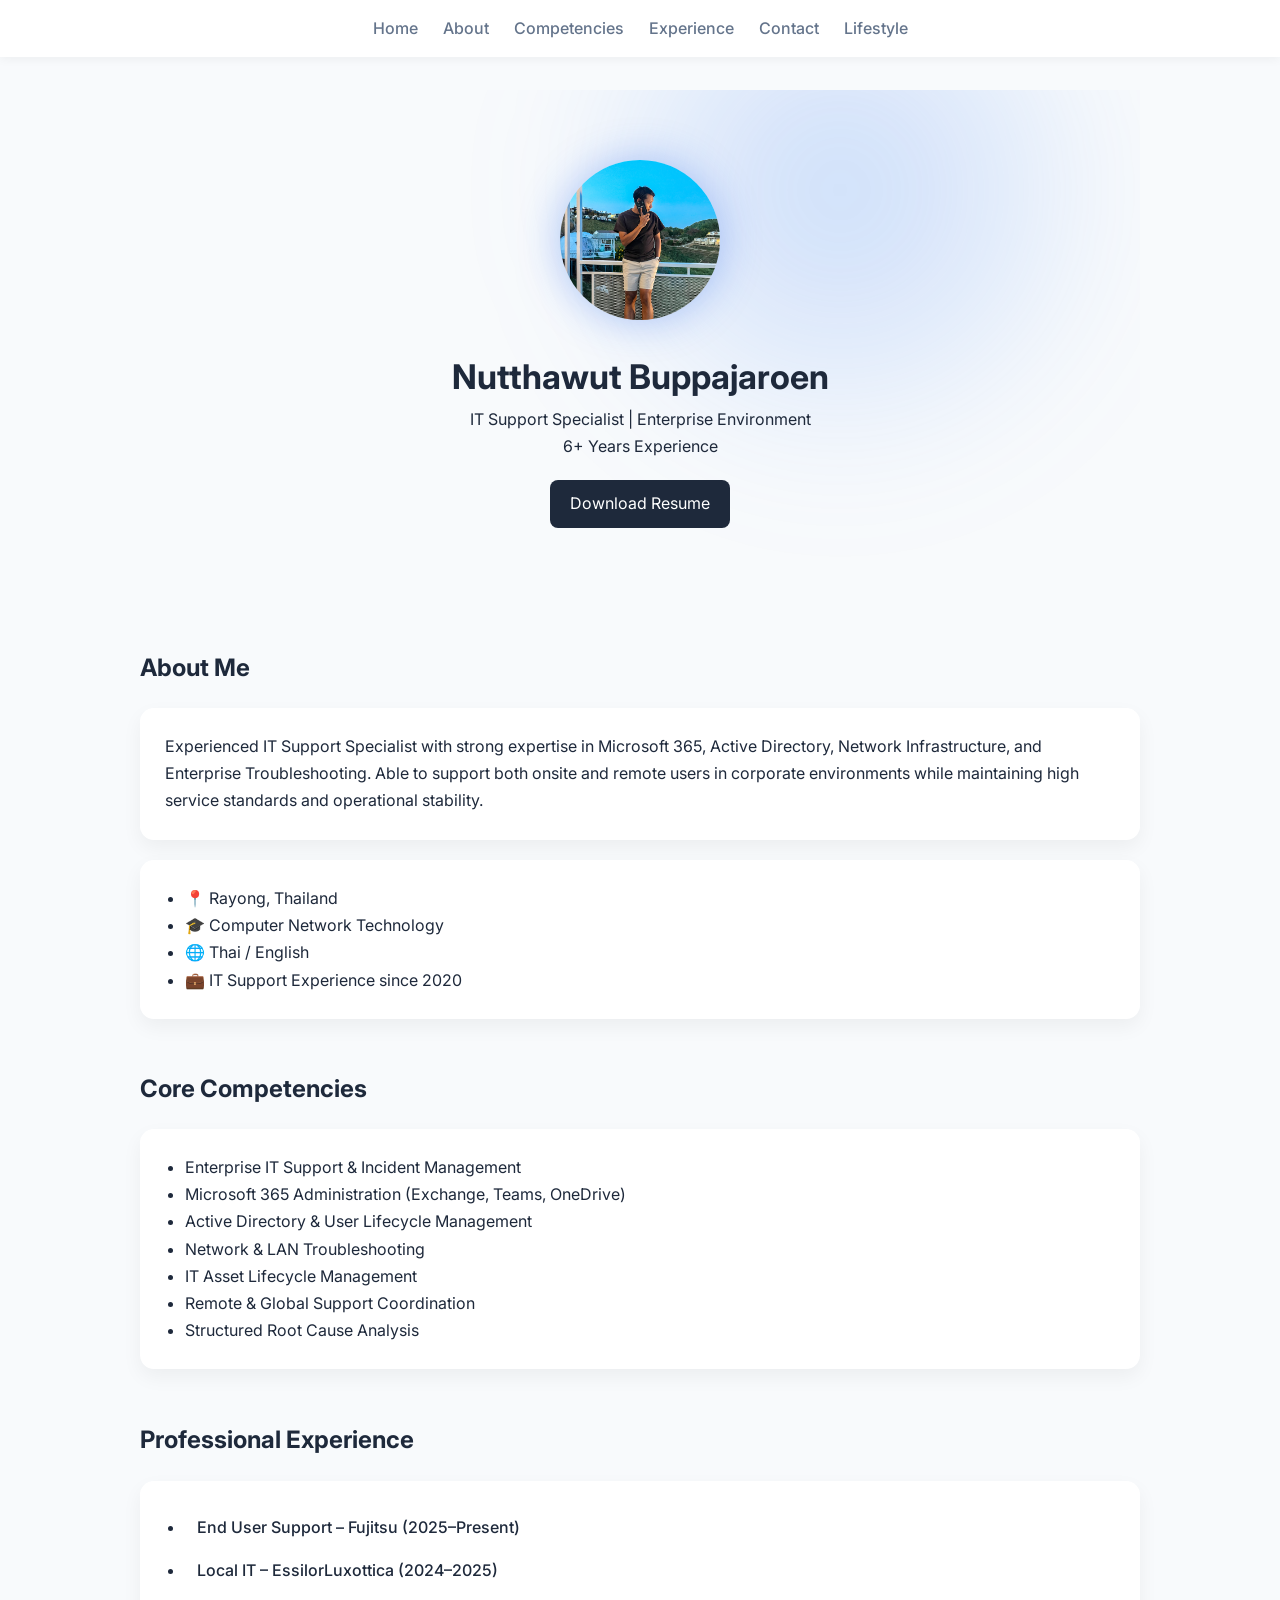
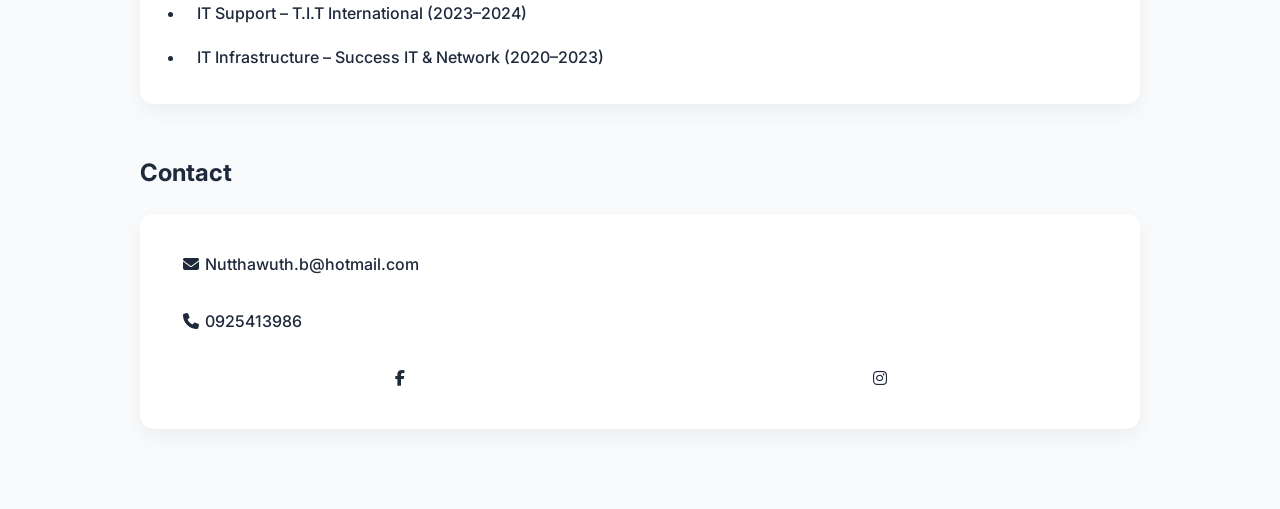
<file: index.html>
<!DOCTYPE html>
<html lang="en">
<head>
<link rel="stylesheet" href="https://cdnjs.cloudflare.com/ajax/libs/font-awesome/6.5.0/css/all.min.css">
<meta charset="UTF-8">
<meta name="viewport" content="width=device-width, initial-scale=1.0">
<title>Nutthawut Buppajaroen | IT Support Specialist</title>

<link href="https://fonts.googleapis.com/css2?family=Inter:wght@300;400;600;700&display=swap" rel="stylesheet">
<link rel="stylesheet" href="style.css">
</head>

<body>

<nav>
<a href="#home" class="nav-link">Home</a>
<a href="#about" class="nav-link">About</a>
<a href="#competencies" class="nav-link">Competencies</a>
<a href="#experience" class="nav-link">Experience</a>
<a href="#contact" class="nav-link">Contact</a>
<a href="lifestyle.html" class="nav-link">Lifestyle</a>
</nav>

<div class="wrapper">

<section id="home" class="hero">
<img src="Profile.JPEG" class="profile-img">
<h1>Nutthawut Buppajaroen</h1>
<p>IT Support Specialist | Enterprise Environment</p>
<div class="counter"><span id="exp-year">0</span>+ Years Experience</div>
<a href="#" class="btn">Download Resume</a>
</section>

<!-- ABOUT + QUICK INFO -->
<section id="about" class="section">
<h2>About Me</h2>

<div class="grid-2">

    <div class="card reveal">
        <p>
        Experienced IT Support Specialist with strong expertise in Microsoft 365,
        Active Directory, Network Infrastructure, and Enterprise Troubleshooting.
        Able to support both onsite and remote users in corporate environments
        while maintaining high service standards and operational stability.
        </p>
    </div>

    <div class="card reveal">
        <ul>
            <li>📍 Rayong, Thailand</li>
            <li>🎓 Computer Network Technology</li>
            <li>🌐 Thai / English</li>
            <li>💼 IT Support Experience since 2020</li>
        </ul>
    </div>

</div>
</section>

<section id="competencies" class="section">
<h2>Core Competencies</h2>
<div class="card">
<ul>
<li>Enterprise IT Support & Incident Management</li>
<li>Microsoft 365 Administration (Exchange, Teams, OneDrive)</li>
<li>Active Directory & User Lifecycle Management</li>
<li>Network & LAN Troubleshooting</li>
<li>IT Asset Lifecycle Management</li>
<li>Remote & Global Support Coordination</li>
<li>Structured Root Cause Analysis</li>
</ul>
</div>
</section>

<section id="experience" class="section">
<h2>Professional Experience</h2>
<div class="card">
<ul>
<li class="job-item">
  <a href="Fujitsu.html">End User Support – Fujitsu (2025–Present)</a>
</li>
<li class="job-item">
  <a href="essilor.html" class="job-link">Local IT – EssilorLuxottica (2024–2025)</a>
</li>
<li class="job-item">
  <a href="tit.html" class="job-link">IT Support – T.I.T International (2023–2024)</a>
</li>
<li class="job-item">
  <a href="success-it.html" class="job-link">IT Infrastructure – Success IT & Network (2020–2023)</a>
</li>
</ul>
</div>
</section>

<section id="contact" class="section">
<h2>Contact</h2>

<div class="card contact-card">

<a href="mailto:Nutthawuth.b@hotmail.com" class="contact-item">
    <i class="fas fa-envelope"></i> Nutthawuth.b@hotmail.com
</a>

<a href="tel:0925413986" class="contact-item">
    <i class="fas fa-phone"></i> 0925413986
</a>

<div class="social-row">
    <a href="https://www.facebook.com/Alternative.Allied" target="_blank" class="contact-item small">
        <i class="fab fa-facebook-f"></i>
    </a>

    <a href="https://www.instagram.com/xx.a0f.xx/" target="_blank" class="contact-item small">
        <i class="fab fa-instagram"></i>
    </a>
</div>

</div>
</section>

</div>

<script src="script.js"></script>
</body>
</html>
</file>
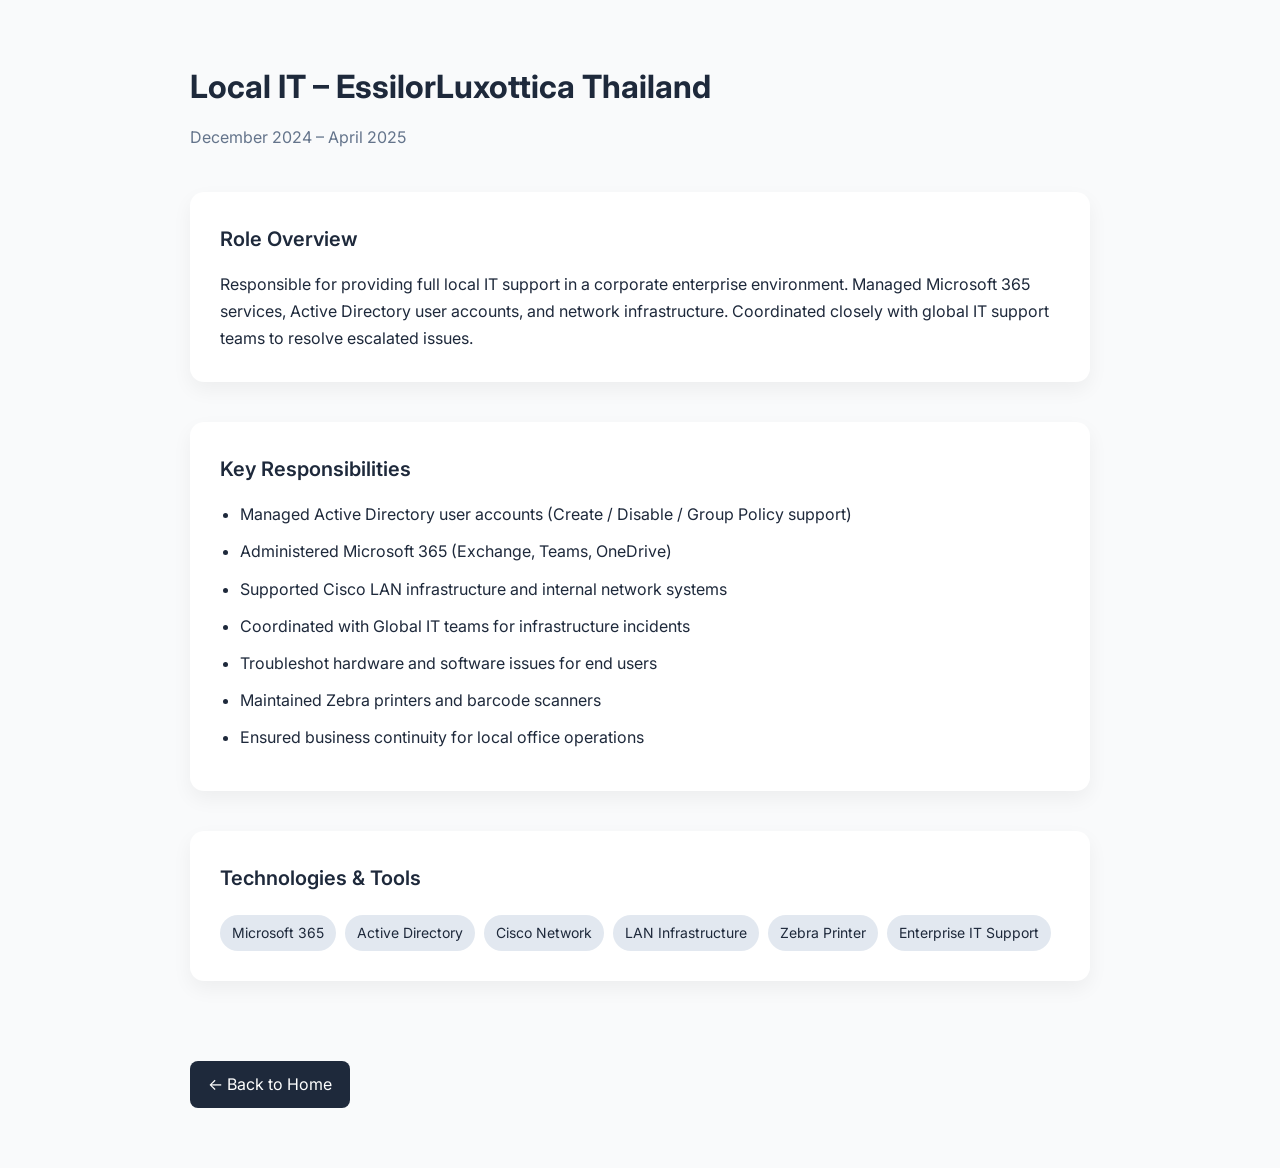
<file: essilor.html>
<!DOCTYPE html>
<html lang="en">
<head>
<meta charset="UTF-8">
<meta name="viewport" content="width=device-width, initial-scale=1.0">
<title>EssilorLuxottica Experience | Nutthawut Buppajaroen</title>

<link href="https://fonts.googleapis.com/css2?family=Inter:wght@300;400;600;700&display=swap" rel="stylesheet">

<style>
*{
    margin:0;
    padding:0;
    box-sizing:border-box;
}

body{
    font-family:'Inter',sans-serif;
    background:#f9fafb;
    color:#1e293b;
    line-height:1.7;
    padding:60px 20px;
}

.container{
    max-width:900px;
    margin:auto;
}

h1{
    font-size:32px;
    font-weight:700;
    margin-bottom:10px;
}

.subtitle{
    color:#64748b;
    margin-bottom:40px;
}

.section{
    margin-bottom:40px;
}

.section h2{
    font-size:20px;
    margin-bottom:15px;
    font-weight:600;
}

.card{
    background:white;
    padding:30px;
    border-radius:14px;
    box-shadow:0 8px 20px rgba(0,0,0,0.05);
}

ul{
    padding-left:20px;
}

li{
    margin-bottom:10px;
}

.tag{
    display:inline-block;
    background:#e2e8f0;
    padding:6px 12px;
    border-radius:20px;
    font-size:14px;
    margin:5px 5px 0 0;
}

.back-btn{
    display:inline-block;
    margin-top:40px;
    padding:10px 18px;
    background:#1e293b;
    color:white;
    text-decoration:none;
    border-radius:8px;
}

.back-btn:hover{
    background:#0f172a;
}

@media(max-width:768px){
    h1{
        font-size:24px;
    }
}
</style>
</head>

<body>

<div class="container">

<h1>Local IT – EssilorLuxottica Thailand</h1>
<p class="subtitle">December 2024 – April 2025</p>

<div class="section">
<div class="card">
<h2>Role Overview</h2>
<p>
Responsible for providing full local IT support in a corporate enterprise environment.
Managed Microsoft 365 services, Active Directory user accounts, and network infrastructure.
Coordinated closely with global IT support teams to resolve escalated issues.
</p>
</div>
</div>

<div class="section">
<div class="card">
<h2>Key Responsibilities</h2>
<ul>
<li>Managed Active Directory user accounts (Create / Disable / Group Policy support)</li>
<li>Administered Microsoft 365 (Exchange, Teams, OneDrive)</li>
<li>Supported Cisco LAN infrastructure and internal network systems</li>
<li>Coordinated with Global IT teams for infrastructure incidents</li>
<li>Troubleshot hardware and software issues for end users</li>
<li>Maintained Zebra printers and barcode scanners</li>
<li>Ensured business continuity for local office operations</li>
</ul>
</div>
</div>

<div class="section">
<div class="card">
<h2>Technologies & Tools</h2>
<span class="tag">Microsoft 365</span>
<span class="tag">Active Directory</span>
<span class="tag">Cisco Network</span>
<span class="tag">LAN Infrastructure</span>
<span class="tag">Zebra Printer</span>
<span class="tag">Enterprise IT Support</span>
</div>
</div>

<a href="index.html" class="back-btn">← Back to Home</a>

</div>

</body>
</html>
</file>
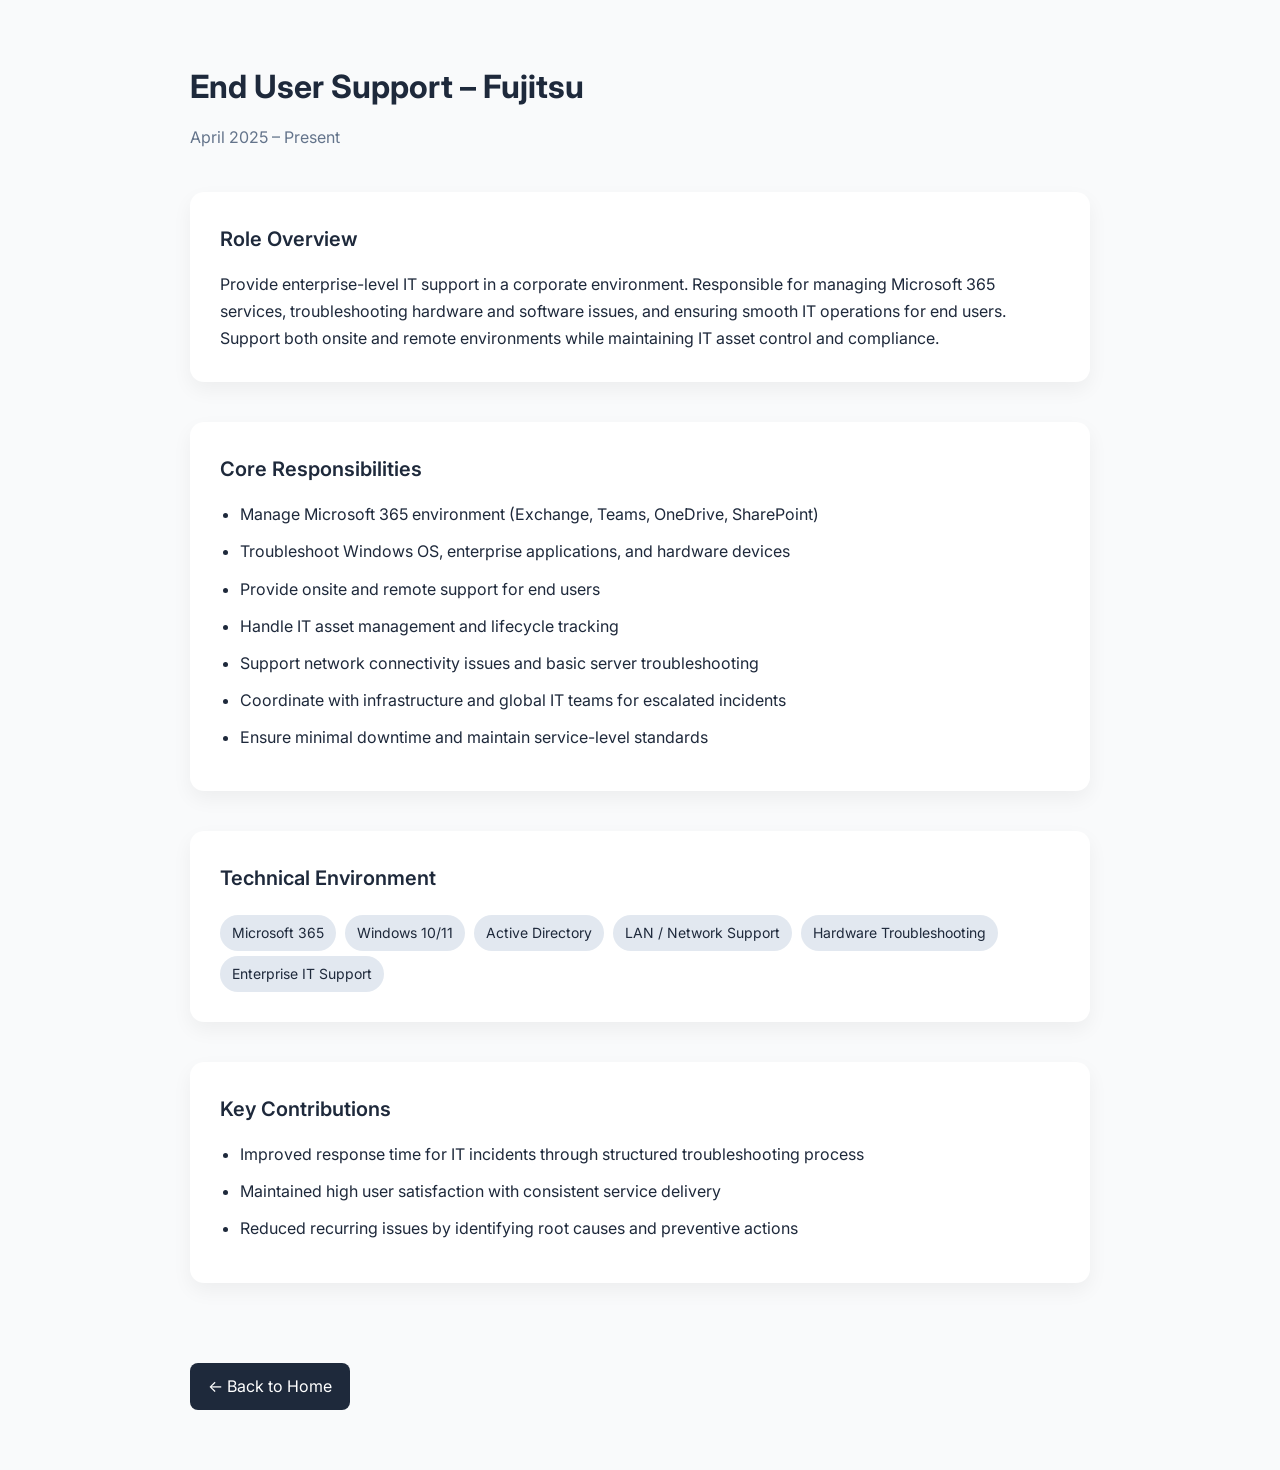
<file: Fujitsu.html>
<!DOCTYPE html>
<html lang="en">
<head>
<meta charset="UTF-8">
<meta name="viewport" content="width=device-width, initial-scale=1.0">
<title>Fujitsu Experience | Nutthawut Buppajaroen</title>

<link href="https://fonts.googleapis.com/css2?family=Inter:wght@300;400;600;700&display=swap" rel="stylesheet">

<style>
*{
    margin:0;
    padding:0;
    box-sizing:border-box;
}

body{
    font-family:'Inter',sans-serif;
    background:#f9fafb;
    color:#1e293b;
    line-height:1.7;
    padding:60px 20px;
}

.container{
    max-width:900px;
    margin:auto;
}

h1{
    font-size:32px;
    font-weight:700;
    margin-bottom:10px;
}

.subtitle{
    color:#64748b;
    margin-bottom:40px;
}

.section{
    margin-bottom:40px;
}

.section h2{
    font-size:20px;
    margin-bottom:15px;
    font-weight:600;
}

.card{
    background:white;
    padding:30px;
    border-radius:14px;
    box-shadow:0 8px 20px rgba(0,0,0,0.05);
}

ul{
    padding-left:20px;
}

li{
    margin-bottom:10px;
}

.tag{
    display:inline-block;
    background:#e2e8f0;
    padding:6px 12px;
    border-radius:20px;
    font-size:14px;
    margin:5px 5px 0 0;
}

.back-btn{
    display:inline-block;
    margin-top:40px;
    padding:10px 18px;
    background:#1e293b;
    color:white;
    text-decoration:none;
    border-radius:8px;
}

.back-btn:hover{
    background:#0f172a;
}

@media(max-width:768px){
    h1{
        font-size:24px;
    }
}
</style>
</head>

<body>

<div class="container">

<h1>End User Support – Fujitsu</h1>
<p class="subtitle">April 2025 – Present</p>

<div class="section">
<div class="card">
<h2>Role Overview</h2>
<p>
Provide enterprise-level IT support in a corporate environment.
Responsible for managing Microsoft 365 services, troubleshooting hardware and software issues,
and ensuring smooth IT operations for end users.
Support both onsite and remote environments while maintaining IT asset control and compliance.
</p>
</div>
</div>

<div class="section">
<div class="card">
<h2>Core Responsibilities</h2>
<ul>
<li>Manage Microsoft 365 environment (Exchange, Teams, OneDrive, SharePoint)</li>
<li>Troubleshoot Windows OS, enterprise applications, and hardware devices</li>
<li>Provide onsite and remote support for end users</li>
<li>Handle IT asset management and lifecycle tracking</li>
<li>Support network connectivity issues and basic server troubleshooting</li>
<li>Coordinate with infrastructure and global IT teams for escalated incidents</li>
<li>Ensure minimal downtime and maintain service-level standards</li>
</ul>
</div>
</div>

<div class="section">
<div class="card">
<h2>Technical Environment</h2>
<span class="tag">Microsoft 365</span>
<span class="tag">Windows 10/11</span>
<span class="tag">Active Directory</span>
<span class="tag">LAN / Network Support</span>
<span class="tag">Hardware Troubleshooting</span>
<span class="tag">Enterprise IT Support</span>
</div>
</div>

<div class="section">
<div class="card">
<h2>Key Contributions</h2>
<ul>
<li>Improved response time for IT incidents through structured troubleshooting process</li>
<li>Maintained high user satisfaction with consistent service delivery</li>
<li>Reduced recurring issues by identifying root causes and preventive actions</li>
</ul>
</div>
</div>

<a href="index.html" class="back-btn">← Back to Home</a>

</div>

</body>
</html>
</file>
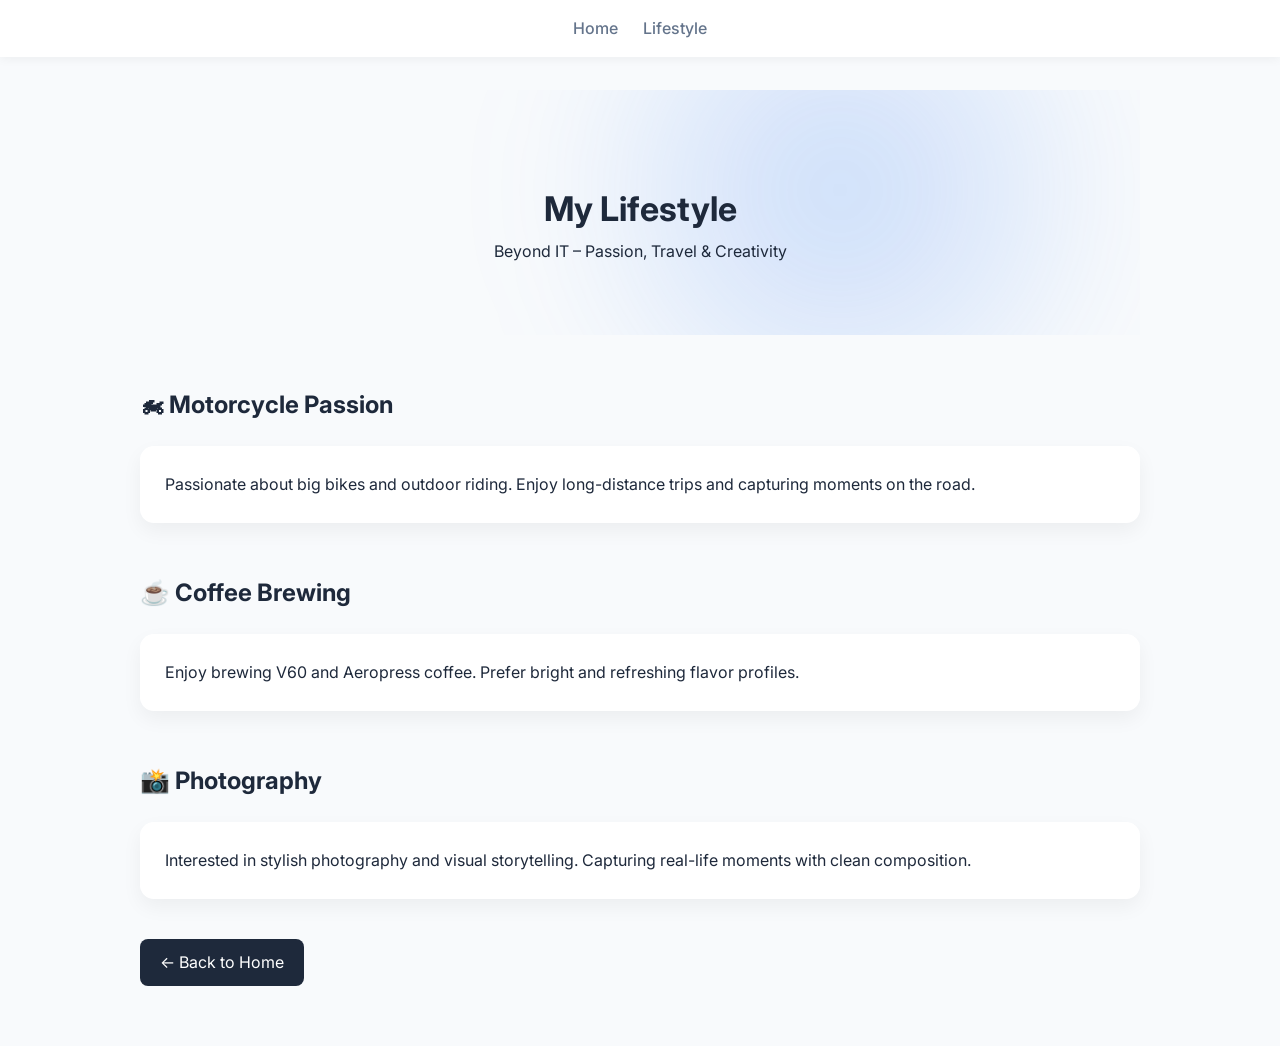
<file: lifestyle.html>
<!DOCTYPE html>
<html lang="en">
<head>
<meta charset="UTF-8">
<meta name="viewport" content="width=device-width, initial-scale=1.0">
<title>Lifestyle | Nutthawut Buppajaroen</title>

<link href="https://fonts.googleapis.com/css2?family=Inter:wght@300;400;600;700&display=swap" rel="stylesheet">
<link rel="stylesheet" href="style.css">
</head>

<body>

<nav>
<a href="index.html">Home</a>
<a href="lifestyle.html">Lifestyle</a>
</nav>

<div class="wrapper">

<section class="hero">
<h1>My Lifestyle</h1>
<p>Beyond IT – Passion, Travel & Creativity</p>
</section>

<section class="section">
<h2>🏍 Motorcycle Passion</h2>
<div class="card">
<p>
Passionate about big bikes and outdoor riding.
Enjoy long-distance trips and capturing moments on the road.
</p>
</div>
</section>

<section class="section">
<h2>☕ Coffee Brewing</h2>
<div class="card">
<p>
Enjoy brewing V60 and Aeropress coffee.
Prefer bright and refreshing flavor profiles.
</p>
</div>
</section>

<section class="section">
<h2>📸 Photography</h2>
<div class="card">
<p>
Interested in stylish photography and visual storytelling.
Capturing real-life moments with clean composition.
</p>
</div>
</section>

<a href="index.html" class="btn">← Back to Home</a>

</div>

</body>
</html>
</file>
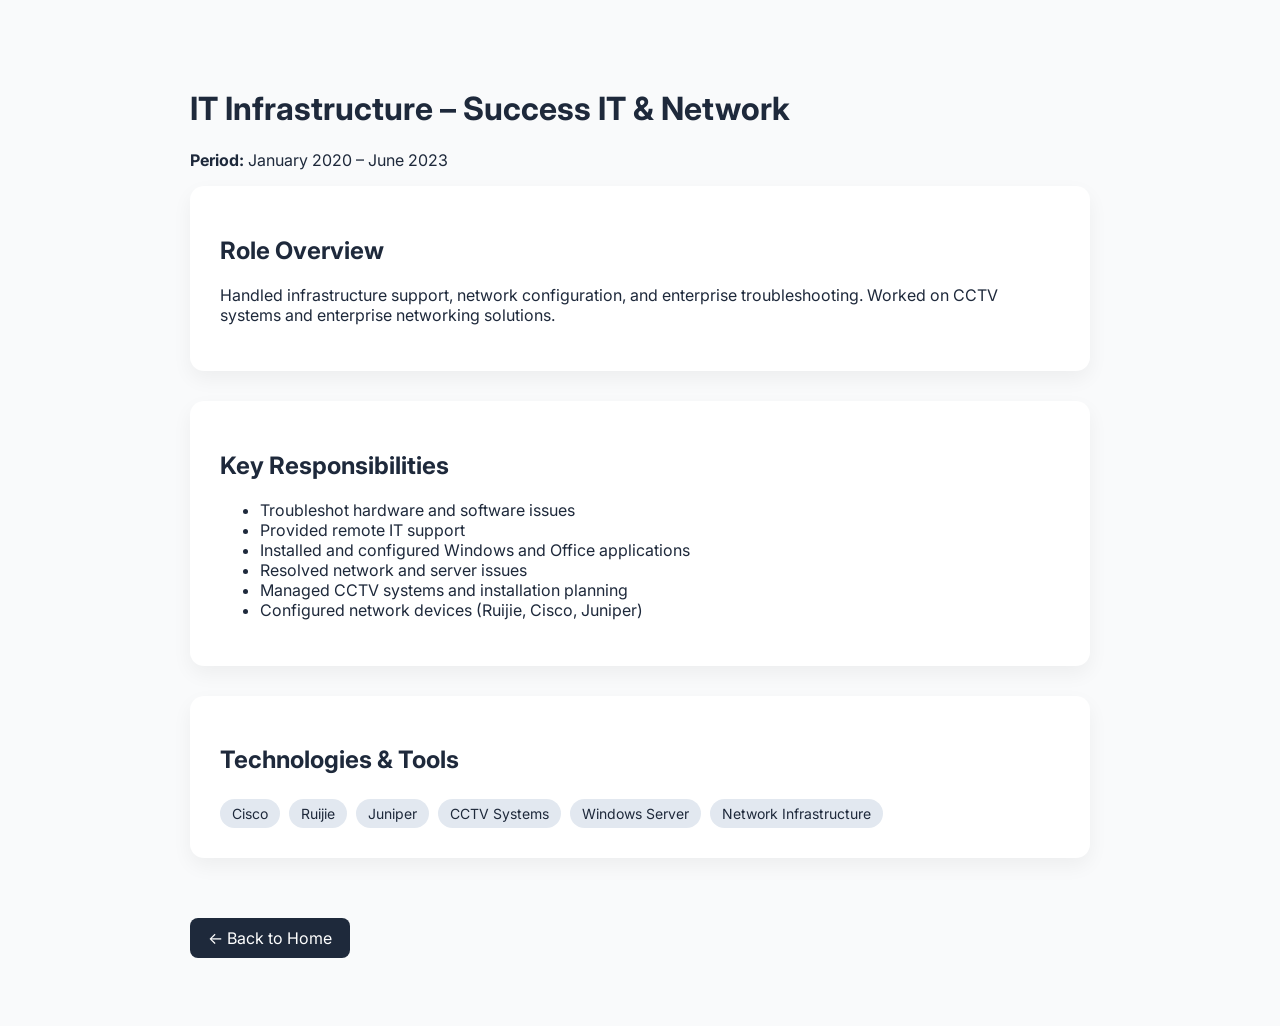
<file: success-it.html>
<!DOCTYPE html>
<html lang="en">
<head>
<meta charset="UTF-8">
<meta name="viewport" content="width=device-width, initial-scale=1.0">
<title>Success IT & Network Experience | Nutthawut</title>
<link href="https://fonts.googleapis.com/css2?family=Inter:wght@300;400;600;700&display=swap" rel="stylesheet">
<style>
body{
    font-family:'Inter',sans-serif;
    background:#f9fafb;
    padding:60px 20px;
    color:#1e293b;
}
.container{
    max-width:900px;
    margin:auto;
}
.card{
    background:white;
    padding:30px;
    border-radius:14px;
    box-shadow:0 8px 20px rgba(0,0,0,0.05);
    margin-bottom:30px;
}
.tag{
    display:inline-block;
    background:#e2e8f0;
    padding:6px 12px;
    border-radius:20px;
    font-size:14px;
    margin:5px 5px 0 0;
}
.back-btn{
    display:inline-block;
    margin-top:30px;
    padding:10px 18px;
    background:#1e293b;
    color:white;
    text-decoration:none;
    border-radius:8px;
}
</style>
</head>

<body>
<div class="container">

<h1>IT Infrastructure – Success IT & Network</h1>
<p><strong>Period:</strong> January 2020 – June 2023</p>

<div class="card">
<h2>Role Overview</h2>
<p>
Handled infrastructure support, network configuration, and enterprise troubleshooting.
Worked on CCTV systems and enterprise networking solutions.
</p>
</div>

<div class="card">
<h2>Key Responsibilities</h2>
<ul>
<li>Troubleshot hardware and software issues</li>
<li>Provided remote IT support</li>
<li>Installed and configured Windows and Office applications</li>
<li>Resolved network and server issues</li>
<li>Managed CCTV systems and installation planning</li>
<li>Configured network devices (Ruijie, Cisco, Juniper)</li>
</ul>
</div>

<div class="card">
<h2>Technologies & Tools</h2>
<span class="tag">Cisco</span>
<span class="tag">Ruijie</span>
<span class="tag">Juniper</span>
<span class="tag">CCTV Systems</span>
<span class="tag">Windows Server</span>
<span class="tag">Network Infrastructure</span>
</div>

<a href="index.html" class="back-btn">← Back to Home</a>

</div>
</body>
</html>
</file>
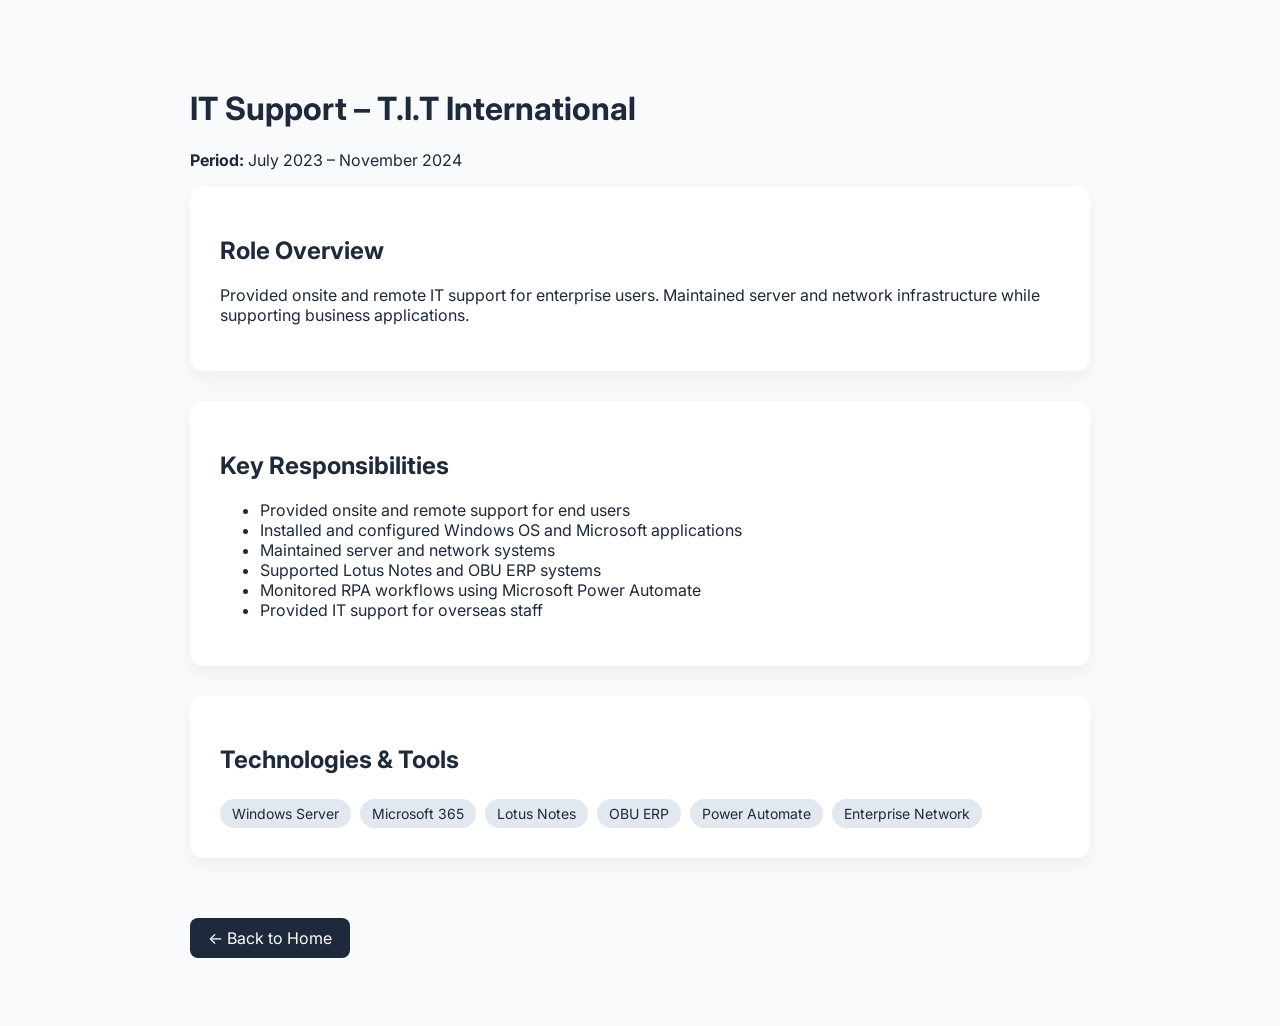
<file: tit.html>
<!DOCTYPE html>
<html lang="en">
<head>
<meta charset="UTF-8">
<meta name="viewport" content="width=device-width, initial-scale=1.0">
<title>T.I.T International Experience | Nutthawut</title>
<link href="https://fonts.googleapis.com/css2?family=Inter:wght@300;400;600;700&display=swap" rel="stylesheet">
<style>
body{
    font-family:'Inter',sans-serif;
    background:#f9fafb;
    padding:60px 20px;
    color:#1e293b;
}
.container{
    max-width:900px;
    margin:auto;
}
.card{
    background:white;
    padding:30px;
    border-radius:14px;
    box-shadow:0 8px 20px rgba(0,0,0,0.05);
    margin-bottom:30px;
}
.tag{
    display:inline-block;
    background:#e2e8f0;
    padding:6px 12px;
    border-radius:20px;
    font-size:14px;
    margin:5px 5px 0 0;
}
.back-btn{
    display:inline-block;
    margin-top:30px;
    padding:10px 18px;
    background:#1e293b;
    color:white;
    text-decoration:none;
    border-radius:8px;
}
</style>
</head>

<body>
<div class="container">

<h1>IT Support – T.I.T International</h1>
<p><strong>Period:</strong> July 2023 – November 2024</p>

<div class="card">
<h2>Role Overview</h2>
<p>
Provided onsite and remote IT support for enterprise users.
Maintained server and network infrastructure while supporting business applications.
</p>
</div>

<div class="card">
<h2>Key Responsibilities</h2>
<ul>
<li>Provided onsite and remote support for end users</li>
<li>Installed and configured Windows OS and Microsoft applications</li>
<li>Maintained server and network systems</li>
<li>Supported Lotus Notes and OBU ERP systems</li>
<li>Monitored RPA workflows using Microsoft Power Automate</li>
<li>Provided IT support for overseas staff</li>
</ul>
</div>

<div class="card">
<h2>Technologies & Tools</h2>
<span class="tag">Windows Server</span>
<span class="tag">Microsoft 365</span>
<span class="tag">Lotus Notes</span>
<span class="tag">OBU ERP</span>
<span class="tag">Power Automate</span>
<span class="tag">Enterprise Network</span>
</div>

<a href="index.html" class="back-btn">← Back to Home</a>

</div>
</body>
</html>
</file>
<file: style.css>
*{
margin:0;
padding:0;
box-sizing:border-box;
scroll-behavior:smooth;
}

body{
font-family:'Inter',sans-serif;
background:#f8fafc;
color:#1e293b;
line-height:1.7;
}

nav{
position:fixed;
top:0;
width:100%;
background:white;
display:flex;
justify-content:center;
gap:25px;
padding:15px;
box-shadow:0 2px 10px rgba(0,0,0,0.05);
z-index:1000;
}

nav a{
text-decoration:none;
color:#64748b;
font-weight:500;
}

nav a:hover{
color:#2563eb;
}

.wrapper{
width:90%;
max-width:1000px;
margin:auto;
padding:90px 0 60px;
}

.hero{
text-align:center;
margin-bottom:30px;   /* ลดจาก 60 → 30 */
padding:70px 20px;   /* ลดความสูง hero */
position:relative;
overflow:hidden;
}

.hero::after{
content:"";
position:absolute;
width:600px;
height:600px;
background:radial-gradient(circle,
rgba(59,130,246,0.25),
transparent 70%);
top:-200px;
left:40%;
filter:blur(60px);
animation:floatGlow2 25s ease-in-out infinite;
z-index:-2;
}

@keyframes floatGlow2{
0%{
transform:translateY(0px) scale(1);
}
50%{
transform:translateY(-40px) scale(1.1);
}
100%{
transform:translateY(0px) scale(1);
}
}

.profile-img{
width:160px;
height:160px;
border-radius:50%;
object-fit:cover;
box-shadow:0 0 40px rgba(37,99,235,0.35);
}

.hero h1{
margin-top:20px;
font-size:34px;
}

.contact-item{
    display:flex;
    align-items:center;
    gap:10px;
}

/* icon style */
.contact-item i{
    font-size:16px;
    width:20px;
    text-align:center;
}

/* hover สีแต่ละ icon */
.contact-item:hover i.fa-envelope{
    color:#ef4444; /* red */
}

.contact-item:hover i.fa-phone{
    color:#22c55e; /* green */
}

.contact-item:hover i.fa-facebook-f{
    color:#1877f2;
}

.contact-item:hover i.fa-instagram{
    color:#e1306c;
}

/* social icon center */
.contact-item.small{
    justify-content:center;
    font-size:18px;
}

.btn{
display:inline-block;
padding:10px 20px;
background:#1e293b;
color:white;
border-radius:8px;
text-decoration:none;
margin-top:20px;
}

.section{
margin-top:50px;
}

.section h2{
margin-bottom:20px;
}


.card{
transition:transform 0.3s ease, box-shadow 0.3s ease;
will-change:transform;   
background:white;
padding:25px;
border-radius:14px;
box-shadow:0 8px 20px rgba(0,0,0,0.05);
margin-bottom:20px;
transition:all 0.3s ease;
}

.card:hover{
border:1px solid rgba(37,99,235,0.15);    
transform:translateY(-8px);
box-shadow:0 25px 50px rgba(0,0,0,0.12);
}

.progress-bar{
height:8px;
background:#e2e8f0;
border-radius:20px;
overflow:hidden;
margin-top:10px;
}

.progress-fill{
height:8px;
width:0;
background:#2563eb;
transition:1.5s;
}

ul{
padding-left:20px;
}

/* Experience Link Style */
#experience a{
text-decoration:none;
color:#1e293b;
font-weight:500;
transition:all 0.3s ease;
display:inline-block;
padding:8px 12px;
border-radius:10px;
}

#experience a:hover{
background:rgba(255,255,255,0.4);
backdrop-filter:blur(8px);
border:1px solid rgba(37,99,235,0.3);
box-shadow:0 15px 35px rgba(0,0,0,0.08);
transform:translateY(-4px);
}

/* Contact Card Layout */
.contact-card{
display:flex;
flex-direction:column;
gap:6px;   /* ลดช่องว่างลง */
}

/* Contact Item Style */
.contact-item{
display:block;
padding:12px 16px;
border-radius:12px;
text-decoration:none;
color:#1e293b;
font-weight:500;
transition:all 0.3s ease;
}

/* Hover Effect */
.contact-item:hover{
background:rgba(37,99,235,0.08);
border:1px solid rgba(37,99,235,0.25);
box-shadow:0 12px 30px rgba(0,0,0,0.08);
transform:translateY(-4px);
}

.contact-item:hover{
background:rgba(255,255,255,0.5);
backdrop-filter:blur(10px);
border:1px solid rgba(37,99,235,0.3);
box-shadow:0 15px 35px rgba(0,0,0,0.08);
transform:translateY(-4px);
}

.social-row{
display:flex;
gap:10px;
}

.contact-item.small{
flex:1;
text-align:center;
padding:10px 14px;
}
.contact-item.small:hover{
transform:translateY(-3px);
}
</file>
